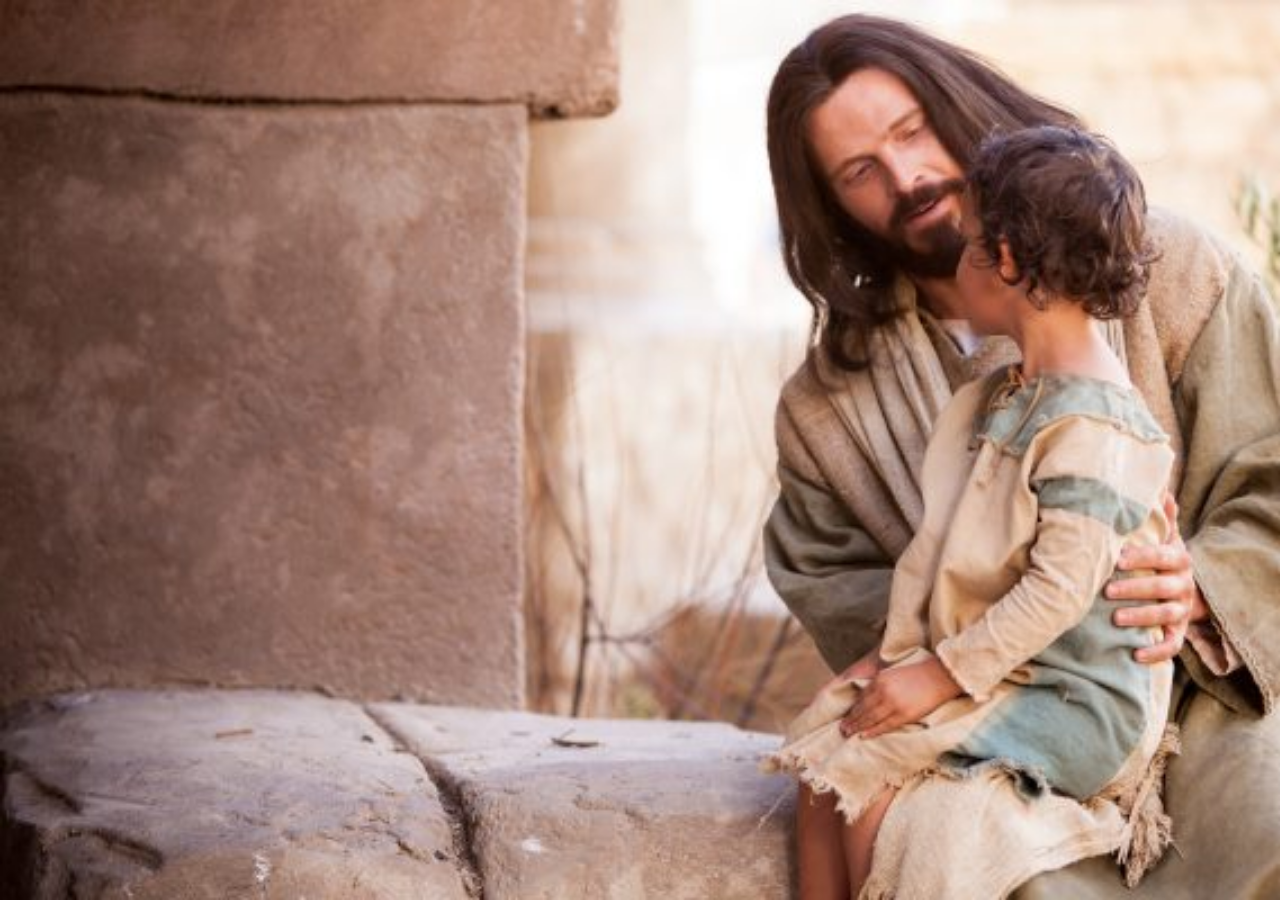
<file: index.html>
<html>
    <link href="https://fonts.googleapis.com/css?family=Amatic+SC|Raleway" rel="stylesheet">
  <link rel="stylesheet" href="https://maxcdn.bootstrapcdn.com/font-awesome/4.7.0/css/font-awesome.min.css">
<!--   <link rel="stylesheet" href="assets/css/styles.css"> -->
<style>
    /*General Styles*/

* {
	margin: 0;
	padding: 0;
	box-sizing: border-box;
}

html {
	font-size: 16px;
	font-family: "Raleway", sans-serif;
	color: #555;
}

ul,
nav {
	list-style: none;
}

a {
	text-decoration: none;
	opacity: 0.75;
	color: #fff;
}

a:hover {
	opacity: 1;
}

a.btn {
	border-radius: 4px;
	text-transform: uppercase;
	font-weight: bold;
	text-align: center;
	background-color: #e07e7b;
	opacity: 1;
	transition: all 400ms;
}

a.btn:hover {
	background-color: #ce5856;
}

section {
	display: flex;
	flex-direction: column;
	align-items: center;
	padding: 100px 80px;
}

section:not(.hero):nth-child(even) {
	background-color: #f5f5f5;
}

.grid {
	width: 100%;
	display: flex;
	flex-wrap: wrap;
	justify-content: center;
}

hr {
	width: 250px;
	height: 3px;
	background-color: #e07e7b;
	border: 0;
	margin-bottom: 50px;
}

.image-1 {
	background-image: url("./assets/img/cover.jpg");
}
/* .image-1 {
	background-image: url("https://images.unsplash.com/photo-1505852903341-fc8d3db10436?ixlib=rb-0.3.5&q=80&fm=jpg&crop=entropy&cs=tinysrgb&w=1600&h=900&fit=crop&s=e2f72e62d5f4f04256dd9305d5f51f3c");
} */

/* .image-2 {
	background-image: url("https://images.unsplash.com/photo-1475483768296-6163e08872a1?ixlib=rb-0.3.5&q=80&fm=jpg&crop=entropy&cs=tinysrgb&w=1600&h=900&fit=crop&s=20b3b1c3caef8c619ac3c75c07a7eafb");
}

.image-3 {
	background-image: url("https://images.unsplash.com/photo-1490576198307-6ff97609a0cc?ixlib=rb-0.3.5&q=80&fm=jpg&crop=entropy&cs=tinysrgb&w=1600&h=900&fit=crop&s=a0dbd168637edc2cfdac3715ab23d519");
}

.image-4 {
	background-image: url("https://images.unsplash.com/photo-1505483531331-fc3cf89fd382?ixlib=rb-0.3.5&q=80&fm=jpg&crop=entropy&cs=tinysrgb&w=1600&h=900&fit=crop&s=4f305bbc0243f81f1bf6053a62d76297");
} */

section h3.title {
	text-transform: capitalize;
	font: bold 48px "Amatic SC", sans-serif;
	margin-bottom: 30px;
	text-align: center;
}

section p {
	max-width: 775px;
	line-height: 2;
	padding: 0 20px;
	margin-bottom: 30px;
	text-align: center;
}
.red-text{
    color: rgb(31, 19, 146);
}

@media (max-width: 800px) {
	section {
		padding: 50px 20px;
	}
}

/*Header Styles*/

header {
	position: absolute;
	width: 100%;
	display: flex;
	justify-content: space-between;
	align-items: center;
	padding: 35px 100px 0;
	animation: 1s fadein 0.5s forwards;
	opacity: 0;
	color: #fff;
	z-index: 2;
}

@keyframes fadein {
	100% {
		opacity: 1;
	}
}

header h2 {
	font-family: "Amatic SC", sans-serif;
}

header nav {
	display: flex;
	margin-right: -15px;
}

header nav li {
	margin: 0 15px;
}

@media (max-width: 800px) {
	header {
		padding: 20px 50px;
		flex-direction: column;
	}

	header h2 {
		margin-bottom: 15px;
	}
}

/*Hero Styles*/

.hero {
	position: relative;
	justify-content: center;
	text-align: center;
	min-height: 100vh;
	color: #fff;
}

.hero .background-image {
	position: absolute;
	top: 0;
	left: 0;
	width: 100%;
	height: 100%;
	background-image: url(./assets/img/cover.jpg);/* url("https://images.unsplash.com/photo-1505535162959-9bbcb4ab22d6?ixlib=rb-0.3.5&q=80&fm=jpg&crop=entropy&cs=tinysrgb&w=1600&h=900&fit=crop&s=2feeaf89ad55829f92c4bbc6ca8e83ce"); */
	background-size: cover;
	z-index: -1;
	background-color: #80a3db;
}

.hero h1 {
	font: 72px "Amatic SC", sans-serif;
	text-shadow: 2px 2px rgba(0, 0, 0, 0.3);
	margin-bottom: 15px;
}

.hero h3 {
	font: 28px "Raleway", sans-serif;
	font-weight: 300;
	text-shadow: 2px 2px rgba(0, 0, 0, 0.3);
	margin-bottom: 40px;
}

.hero a.btn {
	padding: 20px 46px;
}

.hero-content-area {
	opacity: 0;
	margin-top: 100px;
	animation: 1s slidefade 1s forwards;
}

@keyframes slidefade {
	100% {
		opacity: 1;
		margin: 0;
	}
}

@media (max-width: 800px) {
	.hero {
		min-height: 600px;
	}

	.hero h1 {
		font-size: 48px;
	}

	.hero h3 {
		font-size: 24px;
	}

	.hero a.btn {
		padding: 15px 40px;
	}
}

/*Destinations Section*/

.destinations .grid li {
	height: 350px;
	padding: 20px;
	background-clip: content-box;
	background-size: cover;
	background-position: center;
}

.destinations .grid li.small {
	flex-basis: 30%;
}

.destinations .grid li.large {
	flex-basis: 70%;
}

@media (max-width: 1100px) {
	.destinations .grid li.small,
	.destinations .grid li.large {
		flex-basis: 50%;
	}
}

@media (max-width: 800px) {
	.destinations .grid li.small,
	.destinations .grid li.large {
		flex-basis: 100%;
	}
}

/*Packages Section*/

.packages .grid li {
	padding: 50px;
	flex-basis: 50%;
	text-align: center;
}

.packages .grid li i {
	color: #e07e7b;
}

.packages .grid li h4 {
	font-size: 30px;
	margin: 25px 0;
}

@media (max-width: 800px) {
	.packages .grid li {
		flex-basis: 100%;
		padding: 20px;
	}
}

/*Testimonials Section*/

.testimonials .quote {
	font-size: 22px;
	font-weight: 300;
	line-height: 1.5;
	margin: 40px 0 25px;
}

@media (max-width: 800px) {
	.testimonials .quote {
		font-size: 18px;
		margin: 15px 0;
	}

	.testimonials .author {
		font-size: 14px;
	}
}

/*Contact Section*/

.contact form {
	display: flex;
	align-items: center;
	justify-content: center;
	flex-wrap: wrap;
	width: 60%;
}

.contact form .btn {
	padding: 18px 42px;
}

.contact form input {
	padding: 15px;
	margin-right: 30px;
	font-size: 18px;
	color: #555;
	flex: 1;
}

@media (max-width: 1000px) {
	.contact form input {
		flex-basis: 100%;
		margin: 0 0 20px 0;
	}
}

/*Footer Section*/

footer {
	display: flex;
	align-items: center;
	justify-content: space-around;
	background-color: #555;
	color: #fff;
	padding: 20px 0;
}

footer ul {
	display: flex;
}

footer ul li {
	margin-left: 16px;
}

footer p {
	text-transform: uppercase;
	font-size: 14px;
	opacity: 0.6;
	align-self: center;
}

@media (max-width: 1100px) {
	footer {
		flex-direction: column;
	}

	footer p {
		text-align: center;
		margin-bottom: 20px;
	}
	footer ul li {
		margin: 0 8px;

	}
}

</style>
</head>
<body>
  <!-- Ispired from a project , Forked from a template on Tutorialzine: https://tutorialzine.com/2016/06/freebie-landing-page-template-with-flexbox -->
  <header>
    <h2><a href="#">ചെറുപുഷ്പ മിഷൻ ലീഗ് <br/> ഇടുക്കി രൂപത </a></h2>
    <nav>
      <!-- <li><a href="#">Home</a></li>
      <li><a href="#">About</a></li> -->
      <li><a href="#">Contact</a></li>
    </nav>
  </header>

  <section class="hero">
    <div class="background-image"></div>
    <div class="hero-content-area">
      <h1 class="red-text">സ്നേഹിതൻ</h1>
      <h3>നസ്രായന്റെ കൂടെ ഒരു യാത്ര</h3>
      <a href="article.html" class="btn">2021 ജൂൺ ലക്കം</a>
    </div>
  </section>


</html>
</file>
